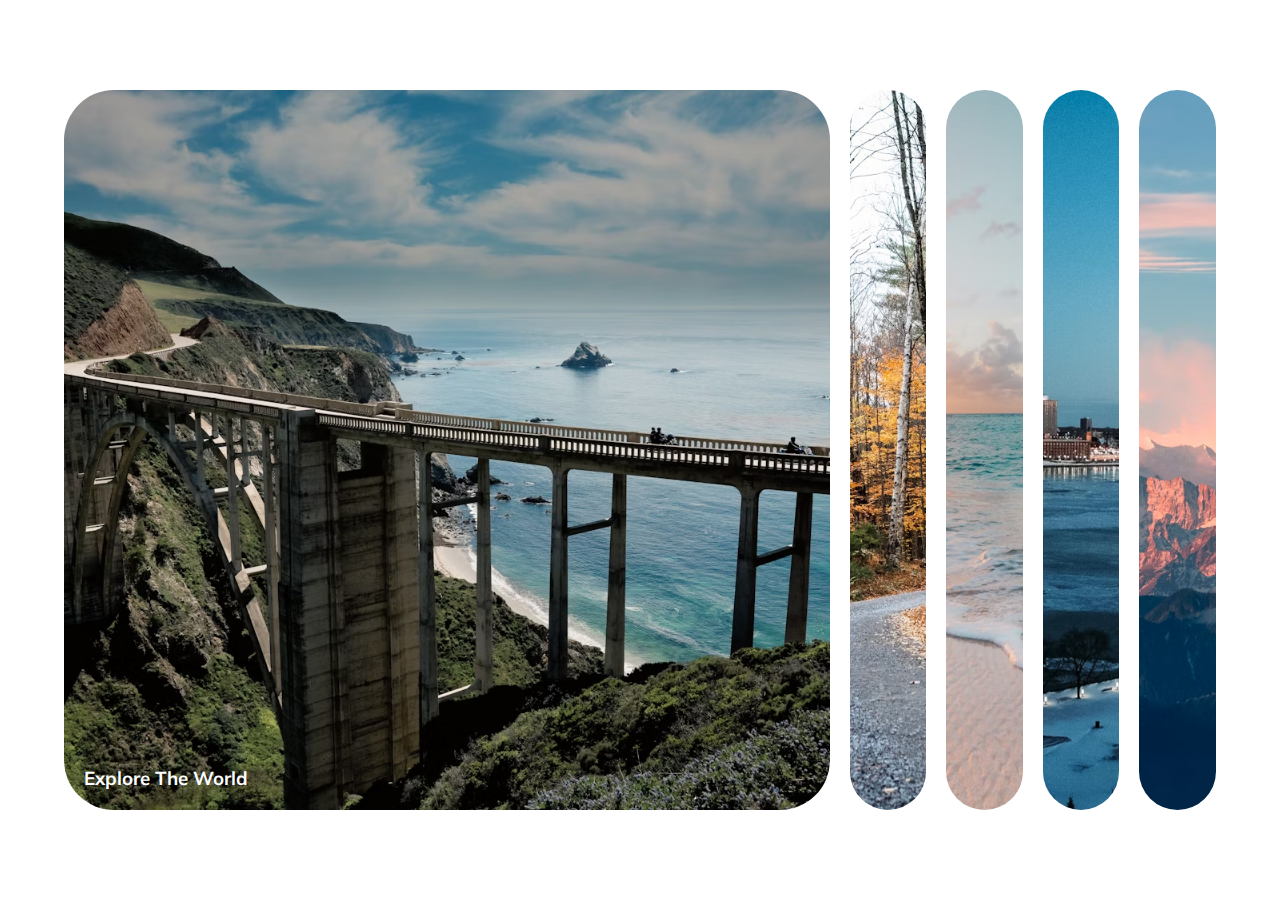
<file: expanding-cards/index.html>
<!DOCTYPE html>
<html lang="en">

<head>
    <meta charset="UTF-8">
    <meta name="viewport" content="width=device-width, initial-scale=1.0">
    <title>Document</title>

    <link rel="preconnect" href="https://fonts.googleapis.com">
    <link rel="preconnect" href="https://fonts.gstatic.com" crossorigin>
    <link href="https://fonts.googleapis.com/css2?family=Mulish:ital,wght@0,200..1000;1,200..1000&display=swap"
        rel="stylesheet">


    <link rel="stylesheet" href="style.css">
</head>

<body>
    <main class="container">
        <div class="card card-1 active">
            <h3>Explore The World</h3>
        </div>
        <div class="card card-2">
            <h3>Wild Forest</h3>
        </div>
        <div class="card card-3 ">
            <h3>Sunny Beach</h3>
        </div>
        <div class="card card-4">
            <h3>City on Winter</h3>
        </div>
        <div class="card card-5">
            <h3>Mountains - Clouds</h3>
        </div>
    </main>

    <script src="script.js"></script>
</body>

</html>
</file>
<file: expanding-cards/style.css>
* {
    margin: 0;
    padding: 0;
    box-sizing: border-box;
}

body {
    min-height: 100vh;
    display: grid;
    place-items: center;
    font-family: "Mulish", sans-serif;
}

.container {
    display: flex;
    gap: 20px;
    justify-content: space-between;
    max-width: 1300px;
    width: 90vw;
}

.card-1 {
    background: url(images/card-1.avif);
}

.card-2 {
    background: url(images/card-2.avif);
}

.card-3 {
    background: url(images/card-3.avif);
}

.card-4 {
    background: url(images/card-4.avif);
}

.card-5 {
    background: url(images/card-5.avif);
}

.card {
    flex: 0.5;
    background-repeat: no-repeat;
    border-radius: 50px;
    background-size: cover;
    background-position: center;
    cursor: pointer;
    height: 80vh;
    position: relative;
    transition: flex 0.7s ease-in;
}

.card h3 {
    position: absolute;
    color: #fff;
    bottom: 20px;
    left: 20px;
    opacity: 0;
}

.card.active {
    flex: 5
}

.card.active h3 {
    opacity: 1;
}
</file>
